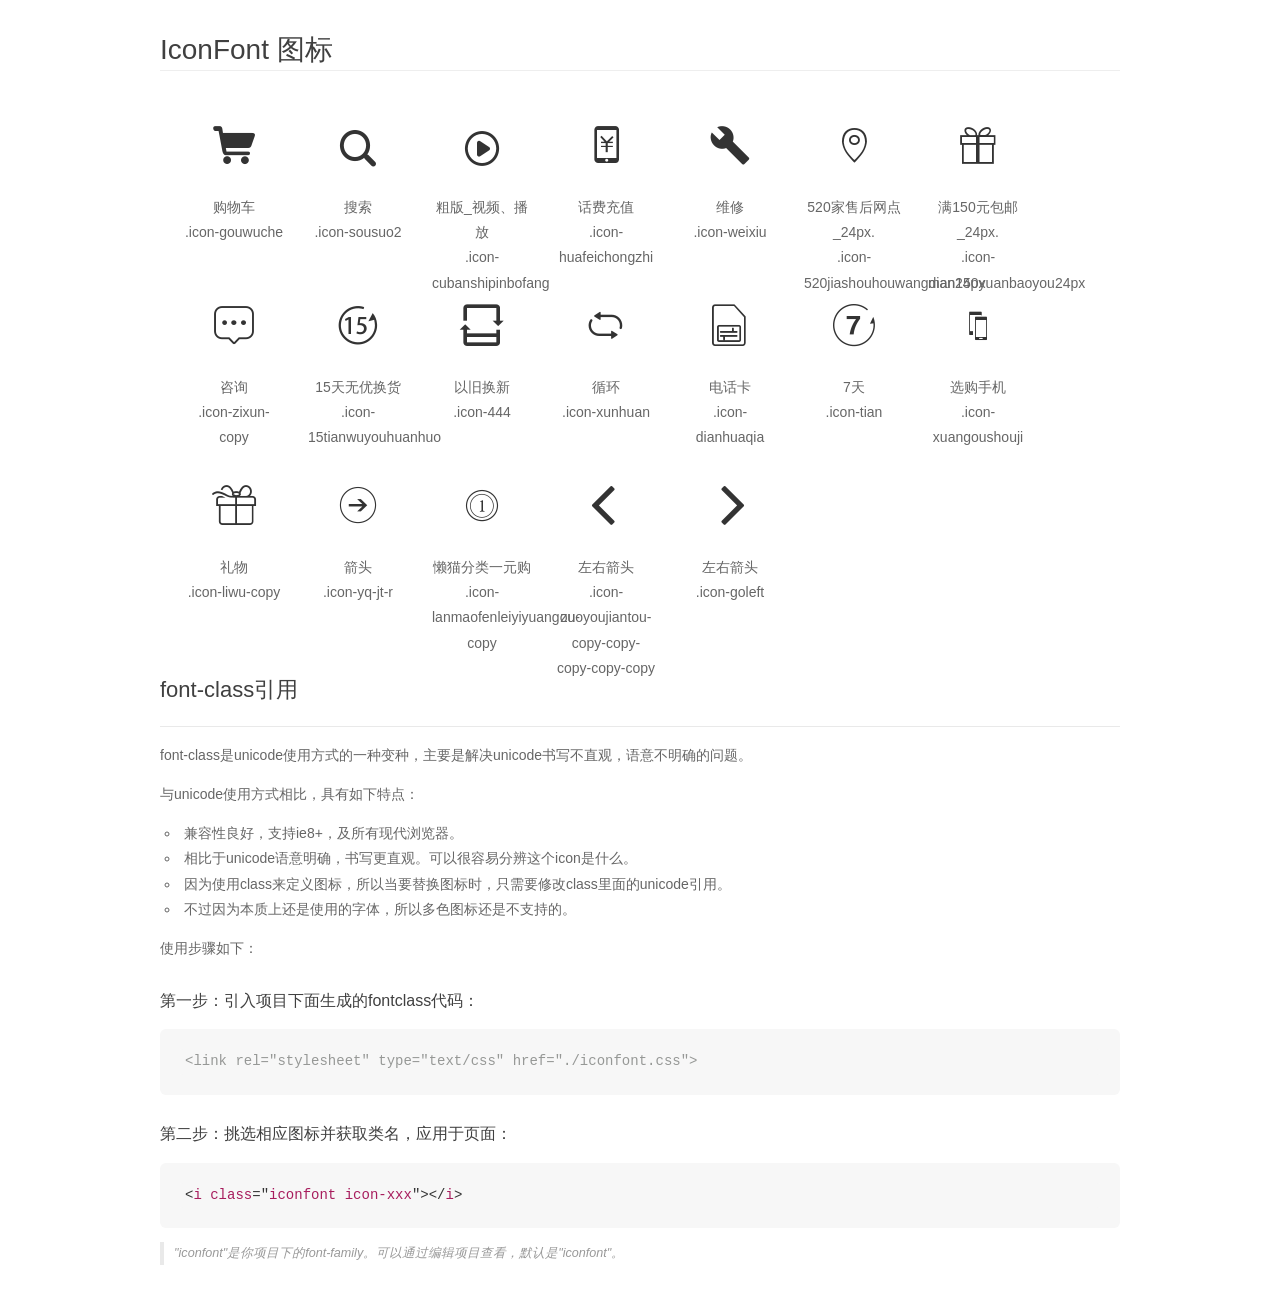
<file: chinaMobile/iconfont/demo_fontclass.html>
<!DOCTYPE html>
<html>
<head>
    <meta charset="utf-8"/>
    <title>IconFont</title>
    <link rel="stylesheet" href="demo.css">
    <link rel="stylesheet" href="iconfont.css">
</head>
<body>
    <div class="main markdown">
        <h1>IconFont 图标</h1>
        <ul class="icon_lists clear">
            
                <li>
                <i class="icon iconfont icon-gouwuche"></i>
                    <div class="name">购物车</div>
                    <div class="fontclass">.icon-gouwuche</div>
                </li>
            
                <li>
                <i class="icon iconfont icon-sousuo2"></i>
                    <div class="name">搜索</div>
                    <div class="fontclass">.icon-sousuo2</div>
                </li>
            
                <li>
                <i class="icon iconfont icon-cubanshipinbofang"></i>
                    <div class="name">粗版_视频、播放</div>
                    <div class="fontclass">.icon-cubanshipinbofang</div>
                </li>
            
                <li>
                <i class="icon iconfont icon-huafeichongzhi"></i>
                    <div class="name">话费充值</div>
                    <div class="fontclass">.icon-huafeichongzhi</div>
                </li>
            
                <li>
                <i class="icon iconfont icon-weixiu"></i>
                    <div class="name">维修</div>
                    <div class="fontclass">.icon-weixiu</div>
                </li>
            
                <li>
                <i class="icon iconfont icon-520jiashouhouwangdian24px"></i>
                    <div class="name">520家售后网点_24px.</div>
                    <div class="fontclass">.icon-520jiashouhouwangdian24px</div>
                </li>
            
                <li>
                <i class="icon iconfont icon-man150yuanbaoyou24px"></i>
                    <div class="name">满150元包邮_24px.</div>
                    <div class="fontclass">.icon-man150yuanbaoyou24px</div>
                </li>
            
                <li>
                <i class="icon iconfont icon-zixun-copy"></i>
                    <div class="name">咨询</div>
                    <div class="fontclass">.icon-zixun-copy</div>
                </li>
            
                <li>
                <i class="icon iconfont icon-15tianwuyouhuanhuo"></i>
                    <div class="name">15天无优换货</div>
                    <div class="fontclass">.icon-15tianwuyouhuanhuo</div>
                </li>
            
                <li>
                <i class="icon iconfont icon-444"></i>
                    <div class="name">以旧换新</div>
                    <div class="fontclass">.icon-444</div>
                </li>
            
                <li>
                <i class="icon iconfont icon-xunhuan"></i>
                    <div class="name">循环</div>
                    <div class="fontclass">.icon-xunhuan</div>
                </li>
            
                <li>
                <i class="icon iconfont icon-dianhuaqia"></i>
                    <div class="name">电话卡</div>
                    <div class="fontclass">.icon-dianhuaqia</div>
                </li>
            
                <li>
                <i class="icon iconfont icon-tian"></i>
                    <div class="name">7天</div>
                    <div class="fontclass">.icon-tian</div>
                </li>
            
                <li>
                <i class="icon iconfont icon-xuangoushouji"></i>
                    <div class="name">选购手机</div>
                    <div class="fontclass">.icon-xuangoushouji</div>
                </li>
            
                <li>
                <i class="icon iconfont icon-liwu-copy"></i>
                    <div class="name">礼物</div>
                    <div class="fontclass">.icon-liwu-copy</div>
                </li>
            
                <li>
                <i class="icon iconfont icon-yq-jt-r"></i>
                    <div class="name">箭头</div>
                    <div class="fontclass">.icon-yq-jt-r</div>
                </li>
            
                <li>
                <i class="icon iconfont icon-lanmaofenleiyiyuangou-copy"></i>
                    <div class="name">懒猫分类一元购</div>
                    <div class="fontclass">.icon-lanmaofenleiyiyuangou-copy</div>
                </li>
            
                <li>
                <i class="icon iconfont icon-zuoyoujiantou-copy-copy-copy-copy-copy"></i>
                    <div class="name">左右箭头</div>
                    <div class="fontclass">.icon-zuoyoujiantou-copy-copy-copy-copy-copy</div>
                </li>
            
                <li>
                <i class="icon iconfont icon-goleft"></i>
                    <div class="name">左右箭头</div>
                    <div class="fontclass">.icon-goleft</div>
                </li>
            
        </ul>

        <h2 id="font-class-">font-class引用</h2>
        <hr>

        <p>font-class是unicode使用方式的一种变种，主要是解决unicode书写不直观，语意不明确的问题。</p>
        <p>与unicode使用方式相比，具有如下特点：</p>
        <ul>
        <li>兼容性良好，支持ie8+，及所有现代浏览器。</li>
        <li>相比于unicode语意明确，书写更直观。可以很容易分辨这个icon是什么。</li>
        <li>因为使用class来定义图标，所以当要替换图标时，只需要修改class里面的unicode引用。</li>
        <li>不过因为本质上还是使用的字体，所以多色图标还是不支持的。</li>
        </ul>
        <p>使用步骤如下：</p>
        <h3 id="-fontclass-">第一步：引入项目下面生成的fontclass代码：</h3>


        <pre><code class="lang-js hljs javascript"><span class="hljs-comment">&lt;link rel="stylesheet" type="text/css" href="./iconfont.css"&gt;</span></code></pre>
        <h3 id="-">第二步：挑选相应图标并获取类名，应用于页面：</h3>
        <pre><code class="lang-css hljs">&lt;<span class="hljs-selector-tag">i</span> <span class="hljs-selector-tag">class</span>="<span class="hljs-selector-tag">iconfont</span> <span class="hljs-selector-tag">icon-xxx</span>"&gt;&lt;/<span class="hljs-selector-tag">i</span>&gt;</code></pre>
        <blockquote>
        <p>"iconfont"是你项目下的font-family。可以通过编辑项目查看，默认是"iconfont"。</p>
        </blockquote>
    </div>
</body>
</html>
</file>
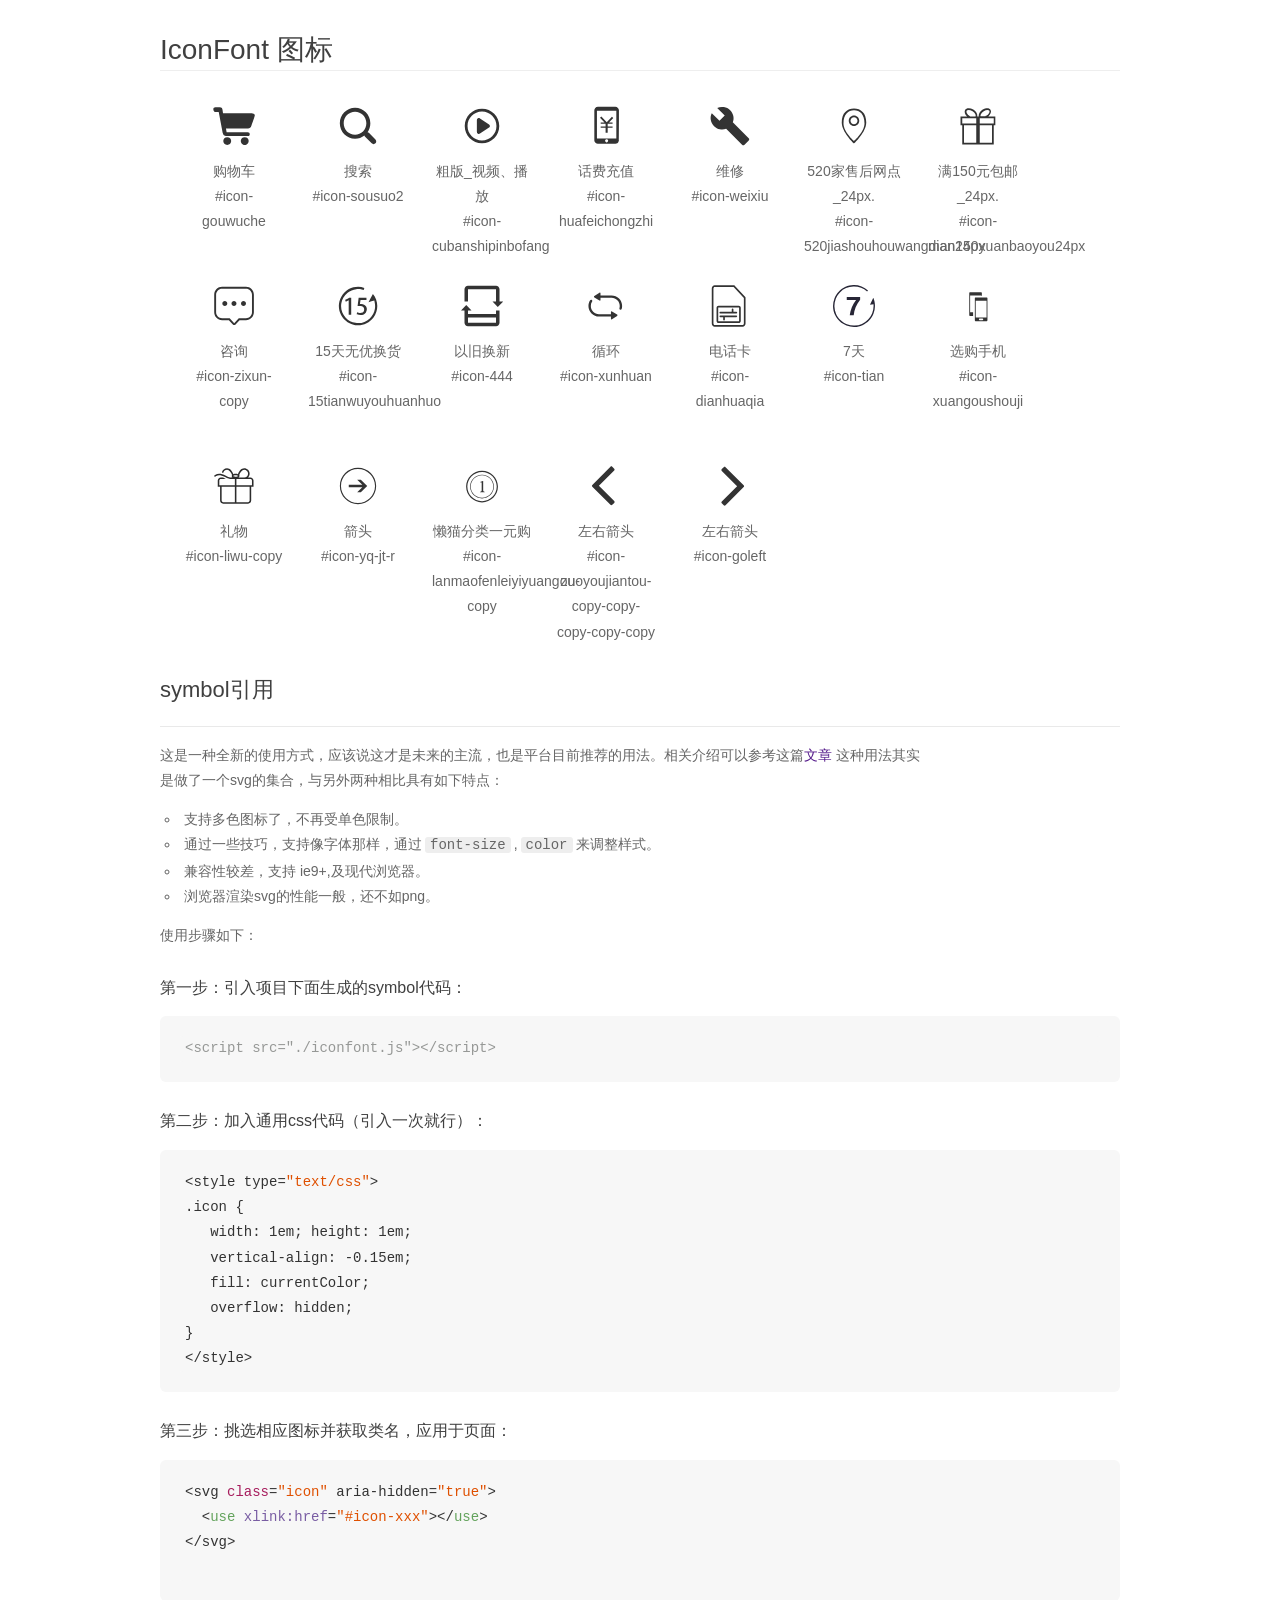
<file: chinaMobile/iconfont/demo_symbol.html>
<!DOCTYPE html>
<html>
<head>
    <meta charset="utf-8"/>
    <title>IconFont</title>
    <link rel="stylesheet" href="demo.css">
    <script src="iconfont.js"></script>

    <style type="text/css">
        .icon {
          /* 通过设置 font-size 来改变图标大小 */
          width: 1em; height: 1em;
          /* 图标和文字相邻时，垂直对齐 */
          vertical-align: -0.15em;
          /* 通过设置 color 来改变 SVG 的颜色/fill */
          fill: currentColor;
          /* path 和 stroke 溢出 viewBox 部分在 IE 下会显示
             normalize.css 中也包含这行 */
          overflow: hidden;
        }

    </style>
</head>
<body>
    <div class="main markdown">
        <h1>IconFont 图标</h1>
        <ul class="icon_lists clear">
            
                <li>
                    <svg class="icon" aria-hidden="true">
                        <use xlink:href="#icon-gouwuche"></use>
                    </svg>
                    <div class="name">购物车</div>
                    <div class="fontclass">#icon-gouwuche</div>
                </li>
            
                <li>
                    <svg class="icon" aria-hidden="true">
                        <use xlink:href="#icon-sousuo2"></use>
                    </svg>
                    <div class="name">搜索</div>
                    <div class="fontclass">#icon-sousuo2</div>
                </li>
            
                <li>
                    <svg class="icon" aria-hidden="true">
                        <use xlink:href="#icon-cubanshipinbofang"></use>
                    </svg>
                    <div class="name">粗版_视频、播放</div>
                    <div class="fontclass">#icon-cubanshipinbofang</div>
                </li>
            
                <li>
                    <svg class="icon" aria-hidden="true">
                        <use xlink:href="#icon-huafeichongzhi"></use>
                    </svg>
                    <div class="name">话费充值</div>
                    <div class="fontclass">#icon-huafeichongzhi</div>
                </li>
            
                <li>
                    <svg class="icon" aria-hidden="true">
                        <use xlink:href="#icon-weixiu"></use>
                    </svg>
                    <div class="name">维修</div>
                    <div class="fontclass">#icon-weixiu</div>
                </li>
            
                <li>
                    <svg class="icon" aria-hidden="true">
                        <use xlink:href="#icon-520jiashouhouwangdian24px"></use>
                    </svg>
                    <div class="name">520家售后网点_24px.</div>
                    <div class="fontclass">#icon-520jiashouhouwangdian24px</div>
                </li>
            
                <li>
                    <svg class="icon" aria-hidden="true">
                        <use xlink:href="#icon-man150yuanbaoyou24px"></use>
                    </svg>
                    <div class="name">满150元包邮_24px.</div>
                    <div class="fontclass">#icon-man150yuanbaoyou24px</div>
                </li>
            
                <li>
                    <svg class="icon" aria-hidden="true">
                        <use xlink:href="#icon-zixun-copy"></use>
                    </svg>
                    <div class="name">咨询</div>
                    <div class="fontclass">#icon-zixun-copy</div>
                </li>
            
                <li>
                    <svg class="icon" aria-hidden="true">
                        <use xlink:href="#icon-15tianwuyouhuanhuo"></use>
                    </svg>
                    <div class="name">15天无优换货</div>
                    <div class="fontclass">#icon-15tianwuyouhuanhuo</div>
                </li>
            
                <li>
                    <svg class="icon" aria-hidden="true">
                        <use xlink:href="#icon-444"></use>
                    </svg>
                    <div class="name">以旧换新</div>
                    <div class="fontclass">#icon-444</div>
                </li>
            
                <li>
                    <svg class="icon" aria-hidden="true">
                        <use xlink:href="#icon-xunhuan"></use>
                    </svg>
                    <div class="name">循环</div>
                    <div class="fontclass">#icon-xunhuan</div>
                </li>
            
                <li>
                    <svg class="icon" aria-hidden="true">
                        <use xlink:href="#icon-dianhuaqia"></use>
                    </svg>
                    <div class="name">电话卡</div>
                    <div class="fontclass">#icon-dianhuaqia</div>
                </li>
            
                <li>
                    <svg class="icon" aria-hidden="true">
                        <use xlink:href="#icon-tian"></use>
                    </svg>
                    <div class="name">7天</div>
                    <div class="fontclass">#icon-tian</div>
                </li>
            
                <li>
                    <svg class="icon" aria-hidden="true">
                        <use xlink:href="#icon-xuangoushouji"></use>
                    </svg>
                    <div class="name">选购手机</div>
                    <div class="fontclass">#icon-xuangoushouji</div>
                </li>
            
                <li>
                    <svg class="icon" aria-hidden="true">
                        <use xlink:href="#icon-liwu-copy"></use>
                    </svg>
                    <div class="name">礼物</div>
                    <div class="fontclass">#icon-liwu-copy</div>
                </li>
            
                <li>
                    <svg class="icon" aria-hidden="true">
                        <use xlink:href="#icon-yq-jt-r"></use>
                    </svg>
                    <div class="name">箭头</div>
                    <div class="fontclass">#icon-yq-jt-r</div>
                </li>
            
                <li>
                    <svg class="icon" aria-hidden="true">
                        <use xlink:href="#icon-lanmaofenleiyiyuangou-copy"></use>
                    </svg>
                    <div class="name">懒猫分类一元购</div>
                    <div class="fontclass">#icon-lanmaofenleiyiyuangou-copy</div>
                </li>
            
                <li>
                    <svg class="icon" aria-hidden="true">
                        <use xlink:href="#icon-zuoyoujiantou-copy-copy-copy-copy-copy"></use>
                    </svg>
                    <div class="name">左右箭头</div>
                    <div class="fontclass">#icon-zuoyoujiantou-copy-copy-copy-copy-copy</div>
                </li>
            
                <li>
                    <svg class="icon" aria-hidden="true">
                        <use xlink:href="#icon-goleft"></use>
                    </svg>
                    <div class="name">左右箭头</div>
                    <div class="fontclass">#icon-goleft</div>
                </li>
            
        </ul>


        <h2 id="symbol-">symbol引用</h2>
        <hr>

        <p>这是一种全新的使用方式，应该说这才是未来的主流，也是平台目前推荐的用法。相关介绍可以参考这篇<a href="">文章</a>
        这种用法其实是做了一个svg的集合，与另外两种相比具有如下特点：</p>
        <ul>
          <li>支持多色图标了，不再受单色限制。</li>
          <li>通过一些技巧，支持像字体那样，通过<code>font-size</code>,<code>color</code>来调整样式。</li>
          <li>兼容性较差，支持 ie9+,及现代浏览器。</li>
          <li>浏览器渲染svg的性能一般，还不如png。</li>
        </ul>
        <p>使用步骤如下：</p>
        <h3 id="-symbol-">第一步：引入项目下面生成的symbol代码：</h3>
        <pre><code class="lang-js hljs javascript"><span class="hljs-comment">&lt;script src="./iconfont.js"&gt;&lt;/script&gt;</span></code></pre>
        <h3 id="-css-">第二步：加入通用css代码（引入一次就行）：</h3>
        <pre><code class="lang-js hljs javascript">&lt;style type=<span class="hljs-string">"text/css"</span>&gt;
.icon {
   width: <span class="hljs-number">1</span>em; height: <span class="hljs-number">1</span>em;
   vertical-align: <span class="hljs-number">-0.15</span>em;
   fill: currentColor;
   overflow: hidden;
}
&lt;<span class="hljs-regexp">/style&gt;</span></code></pre>
        <h3 id="-">第三步：挑选相应图标并获取类名，应用于页面：</h3>
        <pre><code class="lang-js hljs javascript">&lt;svg <span class="hljs-class"><span class="hljs-keyword">class</span></span>=<span class="hljs-string">"icon"</span> aria-hidden=<span class="hljs-string">"true"</span>&gt;<span class="xml"><span class="hljs-tag">
  &lt;<span class="hljs-name">use</span> <span class="hljs-attr">xlink:href</span>=<span class="hljs-string">"#icon-xxx"</span>&gt;</span><span class="hljs-tag">&lt;/<span class="hljs-name">use</span>&gt;</span>
</span>&lt;<span class="hljs-regexp">/svg&gt;
        </span></code></pre>
    </div>
</body>
</html>
</file>
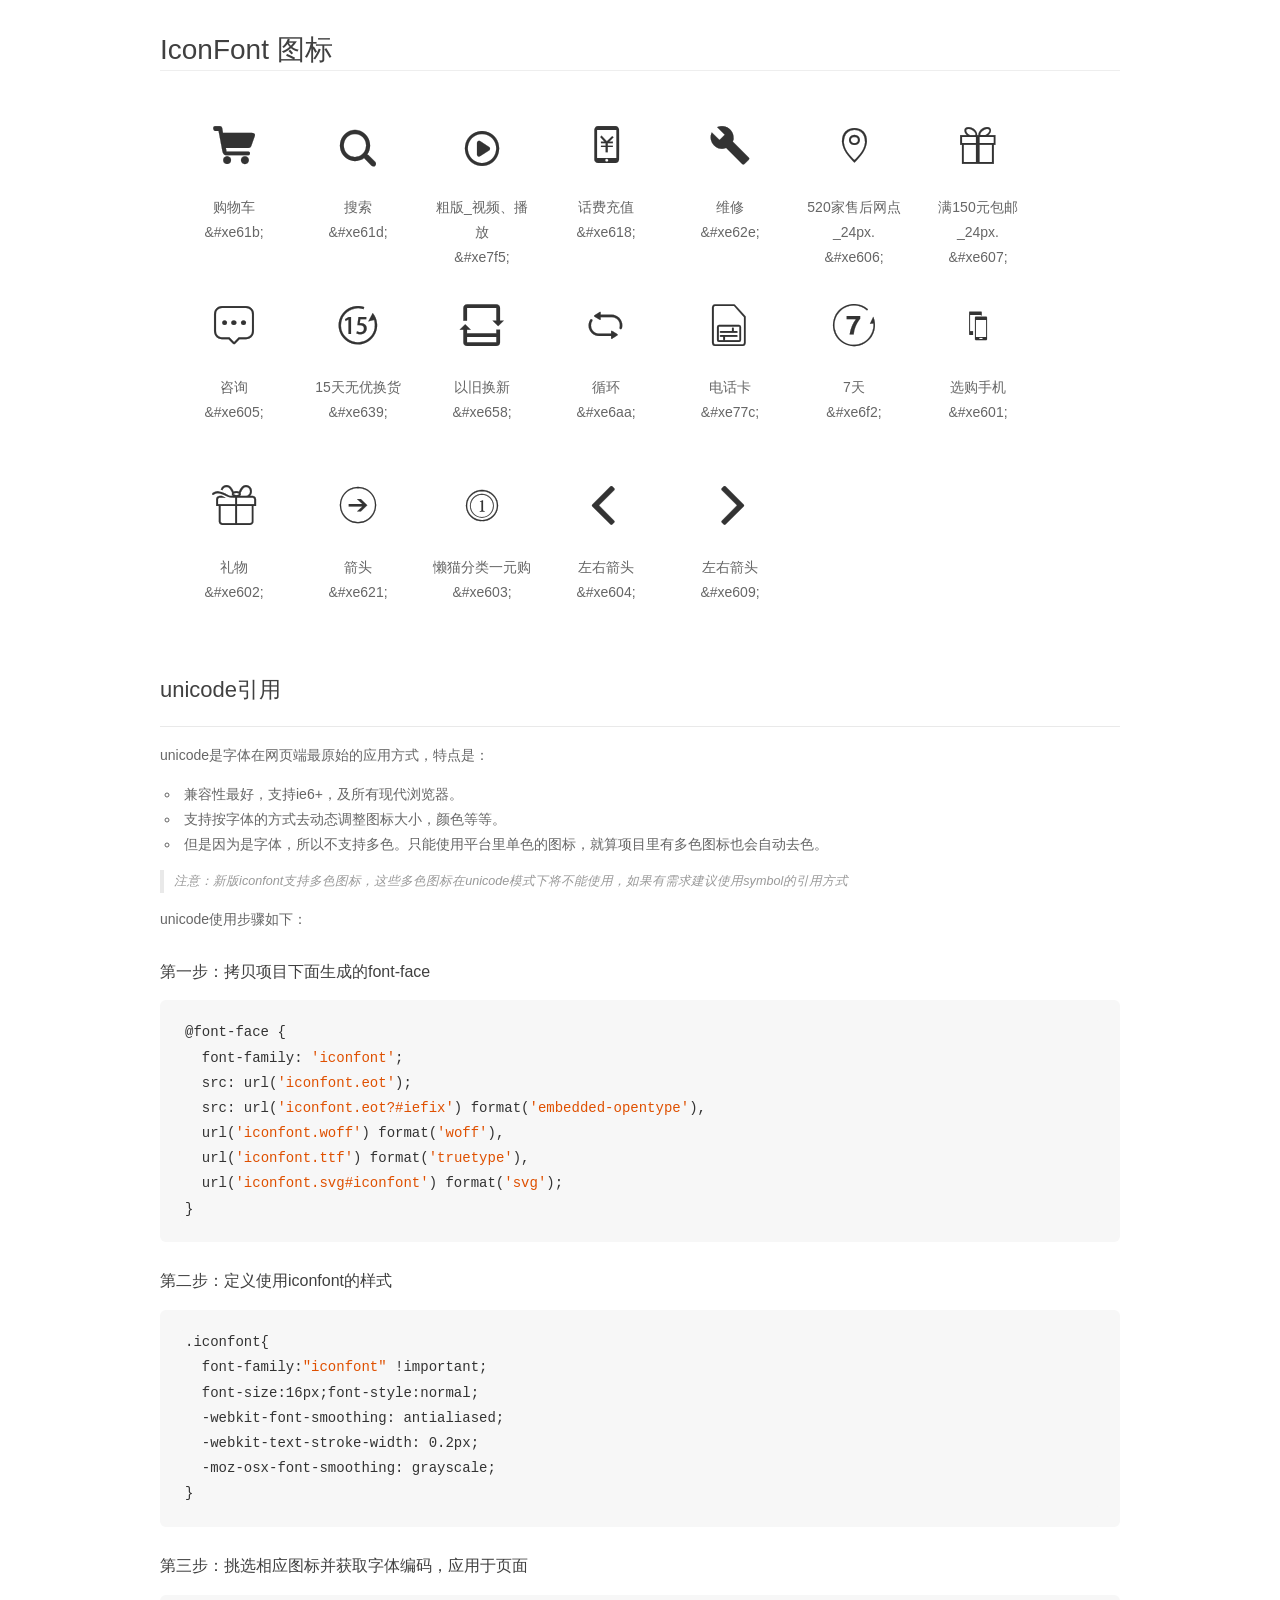
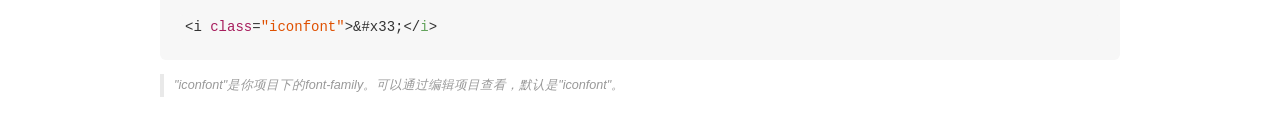
<file: chinaMobile/iconfont/demo_unicode.html>
<!DOCTYPE html>
<html>
<head>
    <meta charset="utf-8"/>
    <title>IconFont</title>
    <link rel="stylesheet" href="demo.css">

    <style type="text/css">

        @font-face {font-family: "iconfont";
          src: url('iconfont.eot'); /* IE9*/
          src: url('iconfont.eot#iefix') format('embedded-opentype'), /* IE6-IE8 */
          url('iconfont.woff') format('woff'), /* chrome, firefox */
          url('iconfont.ttf') format('truetype'), /* chrome, firefox, opera, Safari, Android, iOS 4.2+*/
          url('iconfont.svg#iconfont') format('svg'); /* iOS 4.1- */
        }

        .iconfont {
          font-family:"iconfont" !important;
          font-size:16px;
          font-style:normal;
          -webkit-font-smoothing: antialiased;
          -webkit-text-stroke-width: 0.2px;
          -moz-osx-font-smoothing: grayscale;
        }

    </style>
</head>
<body>
    <div class="main markdown">
        <h1>IconFont 图标</h1>
        <ul class="icon_lists clear">
            
                <li>
                <i class="icon iconfont">&#xe61b;</i>
                    <div class="name">购物车</div>
                    <div class="code">&amp;#xe61b;</div>
                </li>
            
                <li>
                <i class="icon iconfont">&#xe61d;</i>
                    <div class="name">搜索</div>
                    <div class="code">&amp;#xe61d;</div>
                </li>
            
                <li>
                <i class="icon iconfont">&#xe7f5;</i>
                    <div class="name">粗版_视频、播放</div>
                    <div class="code">&amp;#xe7f5;</div>
                </li>
            
                <li>
                <i class="icon iconfont">&#xe618;</i>
                    <div class="name">话费充值</div>
                    <div class="code">&amp;#xe618;</div>
                </li>
            
                <li>
                <i class="icon iconfont">&#xe62e;</i>
                    <div class="name">维修</div>
                    <div class="code">&amp;#xe62e;</div>
                </li>
            
                <li>
                <i class="icon iconfont">&#xe606;</i>
                    <div class="name">520家售后网点_24px.</div>
                    <div class="code">&amp;#xe606;</div>
                </li>
            
                <li>
                <i class="icon iconfont">&#xe607;</i>
                    <div class="name">满150元包邮_24px.</div>
                    <div class="code">&amp;#xe607;</div>
                </li>
            
                <li>
                <i class="icon iconfont">&#xe605;</i>
                    <div class="name">咨询</div>
                    <div class="code">&amp;#xe605;</div>
                </li>
            
                <li>
                <i class="icon iconfont">&#xe639;</i>
                    <div class="name">15天无优换货</div>
                    <div class="code">&amp;#xe639;</div>
                </li>
            
                <li>
                <i class="icon iconfont">&#xe658;</i>
                    <div class="name">以旧换新</div>
                    <div class="code">&amp;#xe658;</div>
                </li>
            
                <li>
                <i class="icon iconfont">&#xe6aa;</i>
                    <div class="name">循环</div>
                    <div class="code">&amp;#xe6aa;</div>
                </li>
            
                <li>
                <i class="icon iconfont">&#xe77c;</i>
                    <div class="name">电话卡</div>
                    <div class="code">&amp;#xe77c;</div>
                </li>
            
                <li>
                <i class="icon iconfont">&#xe6f2;</i>
                    <div class="name">7天</div>
                    <div class="code">&amp;#xe6f2;</div>
                </li>
            
                <li>
                <i class="icon iconfont">&#xe601;</i>
                    <div class="name">选购手机</div>
                    <div class="code">&amp;#xe601;</div>
                </li>
            
                <li>
                <i class="icon iconfont">&#xe602;</i>
                    <div class="name">礼物</div>
                    <div class="code">&amp;#xe602;</div>
                </li>
            
                <li>
                <i class="icon iconfont">&#xe621;</i>
                    <div class="name">箭头</div>
                    <div class="code">&amp;#xe621;</div>
                </li>
            
                <li>
                <i class="icon iconfont">&#xe603;</i>
                    <div class="name">懒猫分类一元购</div>
                    <div class="code">&amp;#xe603;</div>
                </li>
            
                <li>
                <i class="icon iconfont">&#xe604;</i>
                    <div class="name">左右箭头</div>
                    <div class="code">&amp;#xe604;</div>
                </li>
            
                <li>
                <i class="icon iconfont">&#xe609;</i>
                    <div class="name">左右箭头</div>
                    <div class="code">&amp;#xe609;</div>
                </li>
            
        </ul>
        <h2 id="unicode-">unicode引用</h2>
        <hr>

        <p>unicode是字体在网页端最原始的应用方式，特点是：</p>
        <ul>
        <li>兼容性最好，支持ie6+，及所有现代浏览器。</li>
        <li>支持按字体的方式去动态调整图标大小，颜色等等。</li>
        <li>但是因为是字体，所以不支持多色。只能使用平台里单色的图标，就算项目里有多色图标也会自动去色。</li>
        </ul>
        <blockquote>
        <p>注意：新版iconfont支持多色图标，这些多色图标在unicode模式下将不能使用，如果有需求建议使用symbol的引用方式</p>
        </blockquote>
        <p>unicode使用步骤如下：</p>
        <h3 id="-font-face">第一步：拷贝项目下面生成的font-face</h3>
        <pre><code class="lang-js hljs javascript">@font-face {
  font-family: <span class="hljs-string">'iconfont'</span>;
  src: url(<span class="hljs-string">'iconfont.eot'</span>);
  src: url(<span class="hljs-string">'iconfont.eot?#iefix'</span>) format(<span class="hljs-string">'embedded-opentype'</span>),
  url(<span class="hljs-string">'iconfont.woff'</span>) format(<span class="hljs-string">'woff'</span>),
  url(<span class="hljs-string">'iconfont.ttf'</span>) format(<span class="hljs-string">'truetype'</span>),
  url(<span class="hljs-string">'iconfont.svg#iconfont'</span>) format(<span class="hljs-string">'svg'</span>);
}
</code></pre>
        <h3 id="-iconfont-">第二步：定义使用iconfont的样式</h3>
        <pre><code class="lang-js hljs javascript">.iconfont{
  font-family:<span class="hljs-string">"iconfont"</span> !important;
  font-size:<span class="hljs-number">16</span>px;font-style:normal;
  -webkit-font-smoothing: antialiased;
  -webkit-text-stroke-width: <span class="hljs-number">0.2</span>px;
  -moz-osx-font-smoothing: grayscale;
}
</code></pre>
        <h3 id="-">第三步：挑选相应图标并获取字体编码，应用于页面</h3>
        <pre><code class="lang-js hljs javascript">&lt;i <span class="hljs-class"><span class="hljs-keyword">class</span></span>=<span class="hljs-string">"iconfont"</span>&gt;&amp;#x33;<span class="xml"><span class="hljs-tag">&lt;/<span class="hljs-name">i</span>&gt;</span></span></code></pre>

        <blockquote>
        <p>"iconfont"是你项目下的font-family。可以通过编辑项目查看，默认是"iconfont"。</p>
        </blockquote>
    </div>


</body>
</html>
</file>
<file: chinaMobile/iconfont/demo.css>
*{margin: 0;padding: 0;list-style: none;}
/*
KISSY CSS Reset
理念：1. reset 的目的不是清除浏览器的默认样式，这仅是部分工作。清除和重置是紧密不可分的。
2. reset 的目的不是让默认样式在所有浏览器下一致，而是减少默认样式有可能带来的问题。
3. reset 期望提供一套普适通用的基础样式。但没有银弹，推荐根据具体需求，裁剪和修改后再使用。
特色：1. 适应中文；2. 基于最新主流浏览器。
维护：玉伯<lifesinger@gmail.com>, 正淳<ragecarrier@gmail.com>
 */

/** 清除内外边距 **/
body, h1, h2, h3, h4, h5, h6, hr, p, blockquote, /* structural elements 结构元素 */
dl, dt, dd, ul, ol, li, /* list elements 列表元素 */
pre, /* text formatting elements 文本格式元素 */
form, fieldset, legend, button, input, textarea, /* form elements 表单元素 */
th, td /* table elements 表格元素 */ {
  margin: 0;
  padding: 0;
}

/** 设置默认字体 **/
body,
button, input, select, textarea /* for ie */ {
  font: 12px/1.5 tahoma, arial, \5b8b\4f53, sans-serif;
}
h1, h2, h3, h4, h5, h6 { font-size: 100%; }
address, cite, dfn, em, var { font-style: normal; } /* 将斜体扶正 */
code, kbd, pre, samp { font-family: courier new, courier, monospace; } /* 统一等宽字体 */
small { font-size: 12px; } /* 小于 12px 的中文很难阅读，让 small 正常化 */

/** 重置列表元素 **/
ul, ol { list-style: none; }

/** 重置文本格式元素 **/
a { text-decoration: none; }
a:hover { text-decoration: underline; }


/** 重置表单元素 **/
legend { color: #000; } /* for ie6 */
fieldset, img { border: 0; } /* img 搭车：让链接里的 img 无边框 */
button, input, select, textarea { font-size: 100%; } /* 使得表单元素在 ie 下能继承字体大小 */
/* 注：optgroup 无法扶正 */

/** 重置表格元素 **/
table { border-collapse: collapse; border-spacing: 0; }

/* 清除浮动 */
.ks-clear:after, .clear:after {
  content: '\20';
  display: block;
  height: 0;
  clear: both;
}
.ks-clear, .clear {
  *zoom: 1;
}

.main {
  padding: 30px 100px;
width: 960px;
margin: 0 auto;
}
.main h1{font-size:36px; color:#333; text-align:left;margin-bottom:30px; border-bottom: 1px solid #eee;}

.helps{margin-top:40px;}
.helps pre{
  padding:20px;
  margin:10px 0;
  border:solid 1px #e7e1cd;
  background-color: #fffdef;
  overflow: auto;
}

.icon_lists{
  width: 100% !important;

}

.icon_lists li{
  float:left;
  width: 100px;
  height:180px;
  text-align: center;
  list-style: none !important;
}
.icon_lists .icon{
  font-size: 42px;
  line-height: 100px;
  margin: 10px 0;
  color:#333;
  -webkit-transition: font-size 0.25s ease-out 0s;
  -moz-transition: font-size 0.25s ease-out 0s;
  transition: font-size 0.25s ease-out 0s;

}
.icon_lists .icon:hover{
  font-size: 100px;
}



.markdown {
  color: #666;
  font-size: 14px;
  line-height: 1.8;
}

.highlight {
  line-height: 1.5;
}

.markdown img {
  vertical-align: middle;
  max-width: 100%;
}

.markdown h1 {
  color: #404040;
  font-weight: 500;
  line-height: 40px;
  margin-bottom: 24px;
}

.markdown h2,
.markdown h3,
.markdown h4,
.markdown h5,
.markdown h6 {
  color: #404040;
  margin: 1.6em 0 0.6em 0;
  font-weight: 500;
  clear: both;
}

.markdown h1 {
  font-size: 28px;
}

.markdown h2 {
  font-size: 22px;
}

.markdown h3 {
  font-size: 16px;
}

.markdown h4 {
  font-size: 14px;
}

.markdown h5 {
  font-size: 12px;
}

.markdown h6 {
  font-size: 12px;
}

.markdown hr {
  height: 1px;
  border: 0;
  background: #e9e9e9;
  margin: 16px 0;
  clear: both;
}

.markdown p,
.markdown pre {
  margin: 1em 0;
}

.markdown > p,
.markdown > blockquote,
.markdown > .highlight,
.markdown > ol,
.markdown > ul {
  width: 80%;
}

.markdown ul > li {
  list-style: circle;
}

.markdown > ul li,
.markdown blockquote ul > li {
  margin-left: 20px;
  padding-left: 4px;
}

.markdown > ul li p,
.markdown > ol li p {
  margin: 0.6em 0;
}

.markdown ol > li {
  list-style: decimal;
}

.markdown > ol li,
.markdown blockquote ol > li {
  margin-left: 20px;
  padding-left: 4px;
}

.markdown code {
  margin: 0 3px;
  padding: 0 5px;
  background: #eee;
  border-radius: 3px;
}

.markdown pre {
  border-radius: 6px;
  background: #f7f7f7;
  padding: 20px;
}

.markdown pre code {
  border: none;
  background: #f7f7f7;
  margin: 0;
}

.markdown strong,
.markdown b {
  font-weight: 600;
}

.markdown > table {
  border-collapse: collapse;
  border-spacing: 0px;
  empty-cells: show;
  border: 1px solid #e9e9e9;
  width: 95%;
  margin-bottom: 24px;
}

.markdown > table th {
  white-space: nowrap;
  color: #333;
  font-weight: 600;

}

.markdown > table th,
.markdown > table td {
  border: 1px solid #e9e9e9;
  padding: 8px 16px;
  text-align: left;
}

.markdown > table th {
  background: #F7F7F7;
}

.markdown blockquote {
  font-size: 90%;
  color: #999;
  border-left: 4px solid #e9e9e9;
  padding-left: 0.8em;
  margin: 1em 0;
  font-style: italic;
}

.markdown blockquote p {
  margin: 0;
}

.markdown .anchor {
  opacity: 0;
  transition: opacity 0.3s ease;
  margin-left: 8px;
}

.markdown .waiting {
  color: #ccc;
}

.markdown h1:hover .anchor,
.markdown h2:hover .anchor,
.markdown h3:hover .anchor,
.markdown h4:hover .anchor,
.markdown h5:hover .anchor,
.markdown h6:hover .anchor {
  opacity: 1;
  display: inline-block;
}

.markdown > br,
.markdown > p > br {
  clear: both;
}


.hljs {
  display: block;
  background: white;
  padding: 0.5em;
  color: #333333;
  overflow-x: auto;
}

.hljs-comment,
.hljs-meta {
  color: #969896;
}

.hljs-string,
.hljs-variable,
.hljs-template-variable,
.hljs-strong,
.hljs-emphasis,
.hljs-quote {
  color: #df5000;
}

.hljs-keyword,
.hljs-selector-tag,
.hljs-type {
  color: #a71d5d;
}

.hljs-literal,
.hljs-symbol,
.hljs-bullet,
.hljs-attribute {
  color: #0086b3;
}

.hljs-section,
.hljs-name {
  color: #63a35c;
}

.hljs-tag {
  color: #333333;
}

.hljs-title,
.hljs-attr,
.hljs-selector-id,
.hljs-selector-class,
.hljs-selector-attr,
.hljs-selector-pseudo {
  color: #795da3;
}

.hljs-addition {
  color: #55a532;
  background-color: #eaffea;
}

.hljs-deletion {
  color: #bd2c00;
  background-color: #ffecec;
}

.hljs-link {
  text-decoration: underline;
}

pre{
  background: #fff;
}
</file>
<file: chinaMobile/iconfont/iconfont.css>
@font-face {font-family: "iconfont";
  src: url('iconfont.eot?t=1504947058887'); /* IE9*/
  src: url('iconfont.eot?t=1504947058887#iefix') format('embedded-opentype'), /* IE6-IE8 */
  url('[data-uri]') format('woff'),
  url('iconfont.ttf?t=1504947058887') format('truetype'), /* chrome, firefox, opera, Safari, Android, iOS 4.2+*/
  url('iconfont.svg?t=1504947058887#iconfont') format('svg'); /* iOS 4.1- */
}

.iconfont {
  font-family:"iconfont" !important;
  font-size:16px;
  font-style:normal;
  -webkit-font-smoothing: antialiased;
  -moz-osx-font-smoothing: grayscale;
}

.icon-gouwuche:before { content: "\e61b"; }

.icon-sousuo2:before { content: "\e61d"; }

.icon-cubanshipinbofang:before { content: "\e7f5"; }

.icon-huafeichongzhi:before { content: "\e618"; }

.icon-weixiu:before { content: "\e62e"; }

.icon-520jiashouhouwangdian24px:before { content: "\e606"; }

.icon-man150yuanbaoyou24px:before { content: "\e607"; }

.icon-zixun-copy:before { content: "\e605"; }

.icon-15tianwuyouhuanhuo:before { content: "\e639"; }

.icon-444:before { content: "\e658"; }

.icon-xunhuan:before { content: "\e6aa"; }

.icon-dianhuaqia:before { content: "\e77c"; }

.icon-tian:before { content: "\e6f2"; }

.icon-xuangoushouji:before { content: "\e601"; }

.icon-liwu-copy:before { content: "\e602"; }

.icon-yq-jt-r:before { content: "\e621"; }

.icon-lanmaofenleiyiyuangou-copy:before { content: "\e603"; }

.icon-zuoyoujiantou-copy-copy-copy-copy-copy:before { content: "\e604"; }

.icon-goleft:before { content: "\e609"; }
</file>
